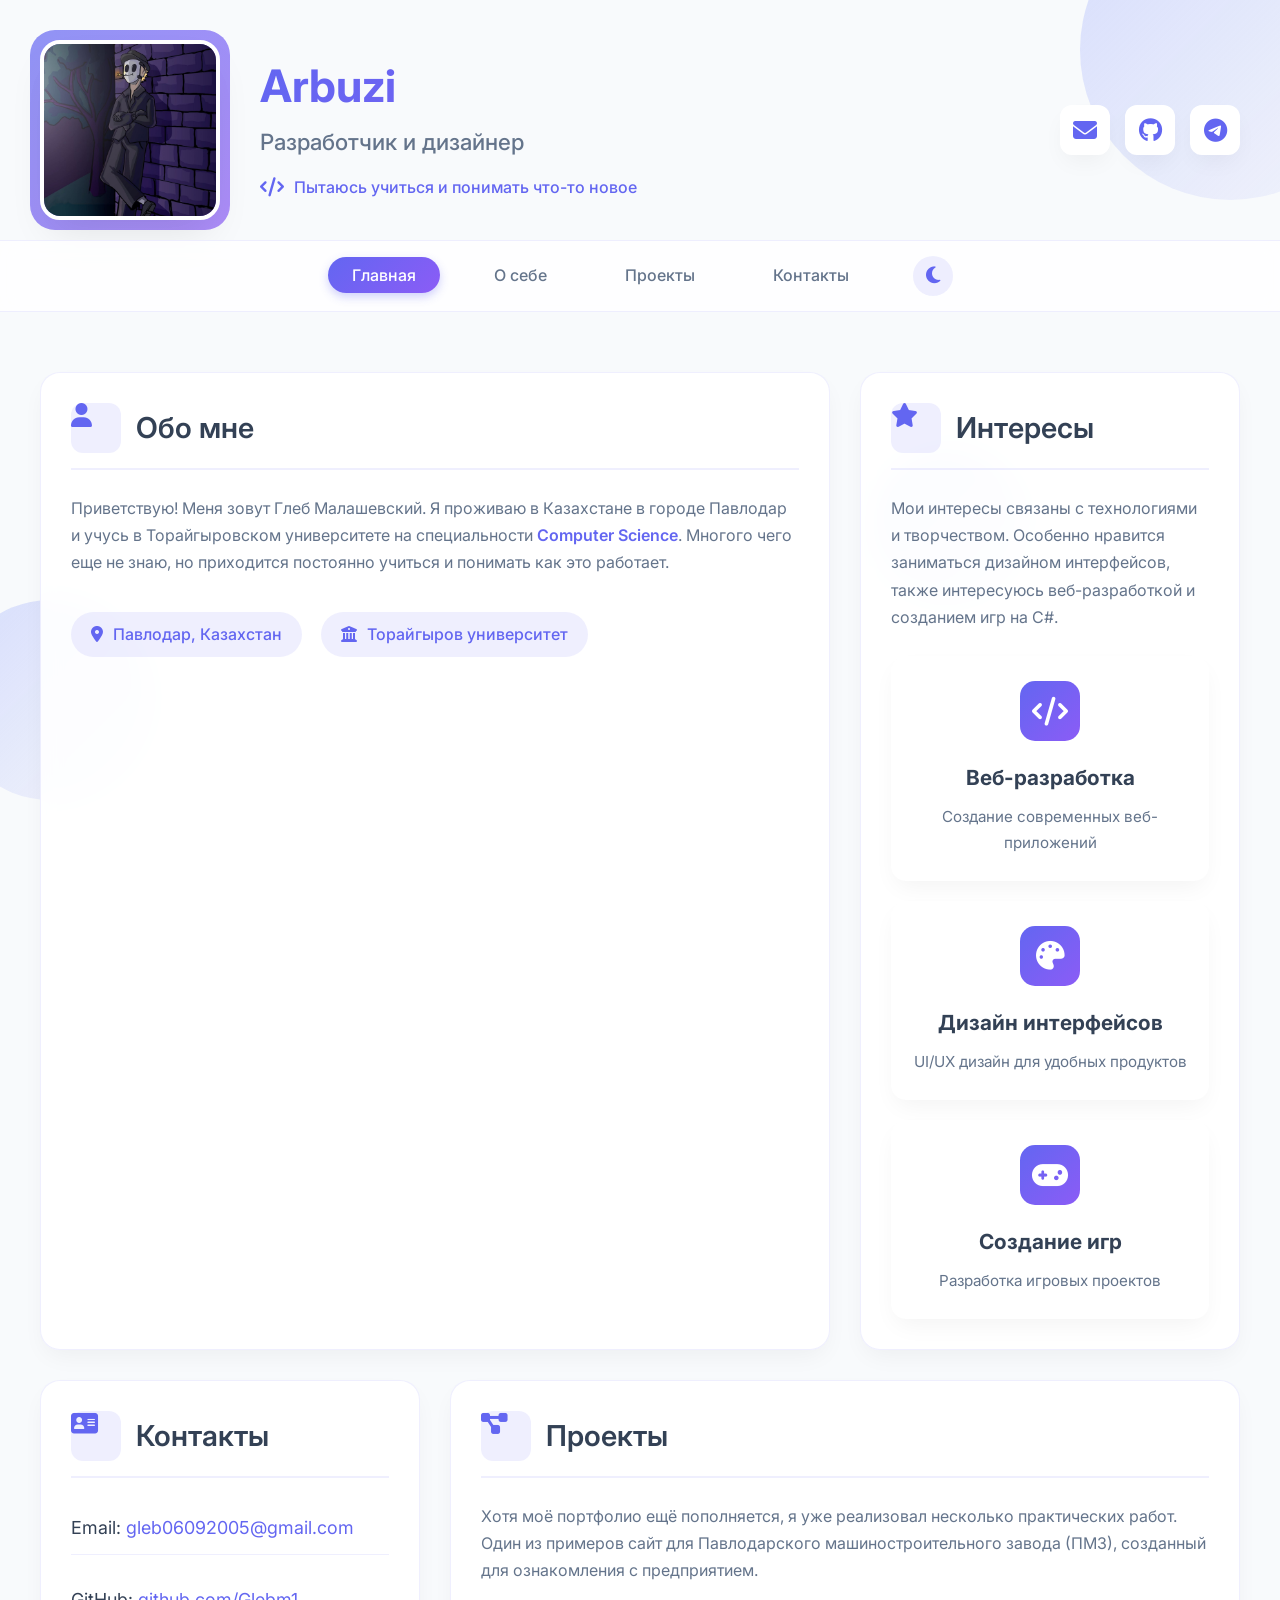
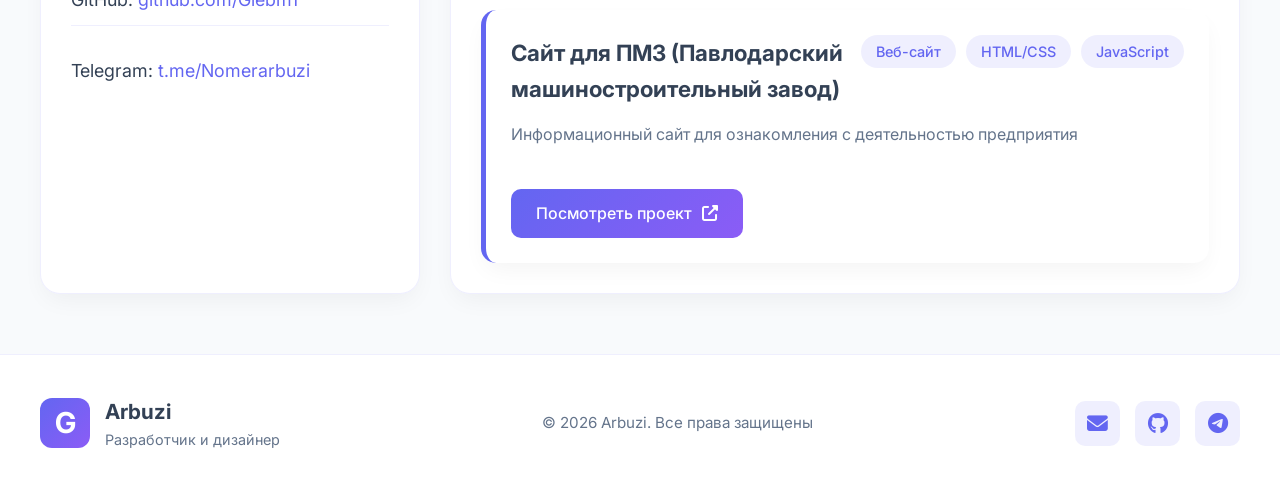
<file: index.html>
<!DOCTYPE html>
<html lang="ru">
<head>
    <meta charset="UTF-8">
    <meta name="viewport" content="width=device-width, initial-scale=1.0">
    <title>Глеб Малашевский | Портфолио</title>
    <link rel="stylesheet" href="style.css">
    <link rel="preconnect" href="https://fonts.googleapis.com">
    <link rel="preconnect" href="https://fonts.gstatic.com" crossorigin>
    <link href="https://fonts.googleapis.com/css2?family=Inter:wght@300;400;500;600;700&display=swap" rel="stylesheet">
    <link rel="stylesheet" href="https://cdnjs.cloudflare.com/ajax/libs/font-awesome/6.4.0/css/all.min.css">
</head>
<body>
    <div class="background-shapes">
        <div class="shape shape-1"></div>
        <div class="shape shape-2"></div>
        <div class="shape shape-3"></div>
    </div>

    <header>
        <div class="header-container">
            <div class="avatar-container">
                <div class="avatar-frame">
                    <img src="img/Avatar.png" alt="Фото Глеба" class="avatar">
                </div>
                <div class="avatar-decoration"></div>
            </div>
            <div class="header-text">
                <h1 class="main-title">Arbuzi</h1>
                <p class="subtitle">Разработчик и дизайнер</p>
                <div class="tagline">
                    <i class="fas fa-code"></i>
                    <span>Пытаюсь учиться и понимать что-то новое</span>
                </div>
            </div>
            <div class="header-icons">
                <a href="mailto:gleb06092005@gmail.com" class="icon-link" title="Email">
                    <i class="fas fa-envelope"></i>
                </a>
                <a href="https://github.com/Glebm1" target="_blank" class="icon-link" title="GitHub">
                    <i class="fab fa-github"></i>
                </a>
                <a href="https://t.me/Nomerarbuzi" target="_blank" class="icon-link" title="Telegram">
                    <i class="fab fa-telegram"></i>
                </a>
            </div>
        </div>
    </header>

    <!-- НАВИГАЦИЯ ПОД ШАПКОЙ (ДОБАВЛЕНО) -->
    <nav class="main-nav">
        <div class="nav-container">
            <ul class="nav-links">
                <li><a href="index.html" class="active">Главная</a></li>
                <li><a href="about.html">О себе</a></li>
                <li><a href="projects.html">Проекты</a></li>
                <li><a href="contact.html">Контакты</a></li>
                <li class="theme-toggle-li">
                    <button id="theme-toggle" class="theme-toggle-btn" title="Сменить тему">
                        <i class="fas fa-moon"></i>
                    </button>
                </li>
            </ul>
        </div>
    </nav>

    <main>
        <div class="content-wrapper">
            <div class="grid-container">
                <section class="content-card about-section">
                    <div class="card-header">
                        <i class="fas fa-user card-icon"></i>
                        <h2>Обо мне</h2>
                    </div>
                    <p>
                        Приветствую! Меня зовут Глеб Малашевский. Я проживаю в Казахстане в городе Павлодар и учусь
                        в Торайгыровском университете на специальности
                        <strong>Computer Science</strong>.
                        Многого чего еще не знаю, но приходится постоянно учиться и понимать как это работает.
                    </p>
                    <div class="info-chip">
                        <i class="fas fa-map-marker-alt"></i>
                        <span>Павлодар, Казахстан</span>
                    </div>
                    <div class="info-chip">
                        <i class="fas fa-university"></i>
                        <span>Торайгыров университет</span>
                    </div>
                </section>

                <section class="content-card skills-section">
                    <div class="card-header">
                        <i class="fas fa-star card-icon"></i>
                        <h2>Интересы</h2>
                    </div>
                    <p class="section-intro">Мои интересы связаны с технологиями и творчеством. Особенно нравится заниматься дизайном интерфейсов, также интересуюсь веб-разработкой и созданием игр на C#.</p>
                    <div class="skills-grid">
                        <div class="skill-item">
                            <div class="skill-icon">
                                <i class="fas fa-code"></i>
                            </div>
                            <h3>Веб-разработка</h3>
                            <p>Создание современных веб-приложений</p>
                        </div>
                        <div class="skill-item">
                            <div class="skill-icon">
                                <i class="fas fa-palette"></i>
                            </div>
                            <h3>Дизайн интерфейсов</h3>
                            <p>UI/UX дизайн для удобных продуктов</p>
                        </div>
                        <div class="skill-item">
                            <div class="skill-icon">
                                <i class="fas fa-gamepad"></i>
                            </div>
                            <h3>Создание игр</h3>
                            <p>Разработка игровых проектов</p>
                        </div>
                    </div>
                </section>

                <section class="content-card contact-section">
                    <div class="card-header">
                        <i class="fas fa-address-card card-icon"></i>
                        <h2>Контакты</h2>
                    </div>
                    <div class="contacts">
                        <p>Email: <a href="mailto:gleb06092005@gmail.com">gleb06092005@gmail.com</a></p>
                        <p>GitHub: <a href="https://github.com/Glebm1" target="_blank">github.com/Glebm1</a></p>
                        <p>Telegram: <a href="https://t.me/Nomerarbuzi" target="_blank">t.me/Nomerarbuzi</a></p>
                    </div>
                </section>

                <section class="content-card project-section">
                    <div class="card-header">
                        <i class="fas fa-project-diagram card-icon"></i>
                        <h2>Проекты</h2>
                    </div>
                    <p class="section-intro">Хотя моё портфолио ещё пополняется, я уже реализовал несколько практических работ. Один из примеров сайт для Павлодарского машиностроительного завода (ПМЗ), созданный для ознакомления с предприятием.</p>
                    <div class="project-card">
                        <div class="project-header">
                            <h3>Сайт для ПМЗ (Павлодарский машиностроительный завод)</h3>
                            <div class="project-tags">
                                <span class="project-tag">Веб-сайт</span>
                                <span class="project-tag">HTML/CSS</span>
                                <span class="project-tag">JavaScript</span>
                            </div>
                        </div>
                        <p>Информационный сайт для ознакомления с деятельностью предприятия</p>
                        <a href="https://glebm1.github.io/ergmash.kz/" target="_blank" class="project-link">
                            <span>Посмотреть проект</span>
                            <i class="fas fa-external-link-alt"></i>
                        </a>
                    </div>
                </section>
            </div>
        </div>
    </main>

    <footer>
        <div class="footer-content">
            <div class="footer-logo">
                <div class="logo-icon">G</div>
                <div class="logo-text">
                    <span class="logo-name">Arbuzi</span>
                    <span class="logo-tagline">Разработчик и дизайнер</span>
                </div>
            </div>
            <p class="copyright">© 2026 Arbuzi. Все права защищены</p>
            <div class="footer-links">
                <a href="mailto:gleb06092005@gmail.com">
                    <i class="fas fa-envelope"></i>
                </a>
                <a href="https://github.com/Glebm1" target="_blank">
                    <i class="fab fa-github"></i>
                </a>
                <a href="https://t.me/Nomerarbuzi" target="_blank">
                    <i class="fab fa-telegram"></i>
                </a>
            </div>
        </div>
    </footer>
    <script src="script.js"></script>
</body>
</html>
</file>
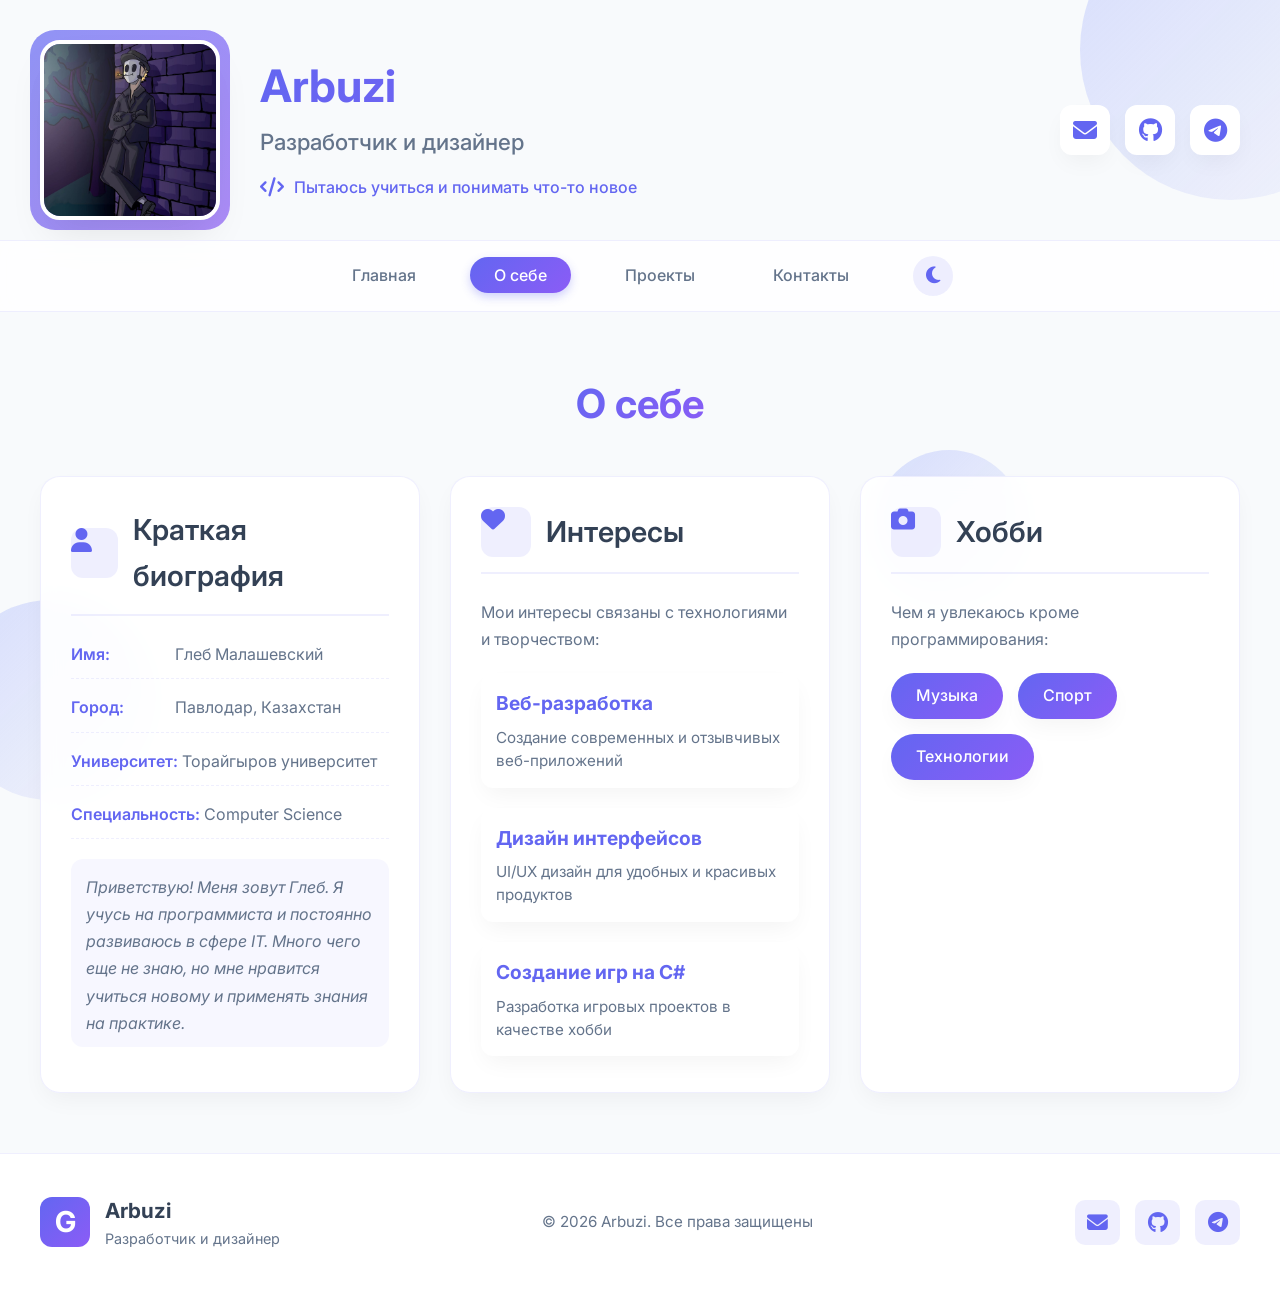
<file: about.html>
<!DOCTYPE html>
<html lang="ru">
<head>
    <meta charset="UTF-8">
    <meta name="viewport" content="width=device-width, initial-scale=1.0">
    <title>О себе | Глеб Малашевский</title>
    <link rel="stylesheet" href="style.css">
    <link rel="preconnect" href="https://fonts.googleapis.com">
    <link rel="preconnect" href="https://fonts.gstatic.com" crossorigin>
    <link href="https://fonts.googleapis.com/css2?family=Inter:wght@300;400;500;600;700&display=swap" rel="stylesheet">
    <link rel="stylesheet" href="https://cdnjs.cloudflare.com/ajax/libs/font-awesome/6.4.0/css/all.min.css">
</head>
<body>
    <div class="background-shapes">
        <div class="shape shape-1"></div>
        <div class="shape shape-2"></div>
        <div class="shape shape-3"></div>
    </div>

    <header>
        <div class="header-container">
            <div class="avatar-container">
                <div class="avatar-frame">
                    <img src="img/Avatar.png" alt="Фото Глеба" class="avatar">
                </div>
                <div class="avatar-decoration"></div>
            </div>
            <div class="header-text">
                <h1 class="main-title">Arbuzi</h1>
                <p class="subtitle">Разработчик и дизайнер</p>
                <div class="tagline">
                    <i class="fas fa-code"></i>
                    <span>Пытаюсь учиться и понимать что-то новое</span>
                </div>
            </div>
            <div class="header-icons">
                <a href="mailto:gleb06092005@gmail.com" class="icon-link" title="Email">
                    <i class="fas fa-envelope"></i>
                </a>
                <a href="https://github.com/Glebm1" target="_blank" class="icon-link" title="GitHub">
                    <i class="fab fa-github"></i>
                </a>
                <a href="https://t.me/Nomerarbuzi" target="_blank" class="icon-link" title="Telegram">
                    <i class="fab fa-telegram"></i>
                </a>
            </div>
        </div>
    </header>

    <!-- Навигация -->
    <nav class="main-nav">
        <div class="nav-container">
            <ul class="nav-links">
                <li><a href="index.html">Главная</a></li>
                <li><a href="about.html" class="active">О себе</a></li>
                <li><a href="projects.html">Проекты</a></li>
                <li><a href="contact.html">Контакты</a></li>
                <li class="theme-toggle-li">
                    <button id="theme-toggle" class="theme-toggle-btn" title="Сменить тему">
                        <i class="fas fa-moon"></i>
                    </button>
                </li>
            </ul>
        </div>
    </nav>

    <main>
        <div class="content-wrapper">
            <div class="page-header">
                <h2 class="page-title">О себе</h2>
            </div>
            
            <div class="about-grid">
                <!-- Краткая биография -->
                <section class="content-card about-bio">
                    <div class="card-header">
                        <i class="fas fa-user card-icon"></i>
                        <h2>Краткая биография</h2>
                    </div>
                    <div class="bio-content">
                        <p>
                            <strong>Имя:</strong> Глеб Малашевский
                        </p>
                        <p>
                            <strong>Город:</strong> Павлодар, Казахстан
                        </p>
                        <p>
                            <strong>Университет:</strong> Торайгыров университет
                        </p>
                        <p>
                            <strong>Специальность:</strong> Computer Science
                        </p>
                        <p class="bio-description">
                            Приветствую! Меня зовут Глеб. Я учусь на программиста и постоянно развиваюсь в сфере IT. 
                            Много чего еще не знаю, но мне нравится учиться новому и применять знания на практике.
                        </p>
                    </div>
                </section>

                <!-- Интересы (без иконок) -->
                <section class="content-card about-interests">
                    <div class="card-header">
                        <i class="fas fa-heart card-icon"></i>
                        <h2>Интересы</h2>
                    </div>
                    <p class="section-intro">Мои интересы связаны с технологиями и творчеством:</p>
                    <div class="interests-simple">
                        <div class="interest-simple-item">
                            <h3>Веб-разработка</h3>
                            <p>Создание современных и отзывчивых веб-приложений</p>
                        </div>
                        
                        <div class="interest-simple-item">
                            <h3>Дизайн интерфейсов</h3>
                            <p>UI/UX дизайн для удобных и красивых продуктов</p>
                        </div>
                        
                        <div class="interest-simple-item">
                            <h3>Создание игр на C#</h3>
                            <p>Разработка игровых проектов в качестве хобби</p>
                        </div>
                    </div>
                </section>

                <!-- Хобби (без иконок, только музыка, спорт, технологии) -->
                <section class="content-card about-hobbies">
                    <div class="card-header">
                        <i class="fas fa-camera card-icon"></i>
                        <h2>Хобби</h2>
                    </div>
                    <p class="section-intro">Чем я увлекаюсь кроме программирования:</p>
                    <div class="hobbies-simple">
                        <div class="hobby-simple-item">Музыка</div>
                        <div class="hobby-simple-item">Спорт</div>
                        <div class="hobby-simple-item">Технологии</div>
                    </div>
                </section>
            </div>
        </div>
    </main>

    <footer>
        <div class="footer-content">
            <div class="footer-logo">
                <div class="logo-icon">G</div>
                <div class="logo-text">
                    <span class="logo-name">Arbuzi</span>
                    <span class="logo-tagline">Разработчик и дизайнер</span>
                </div>
            </div>
            <p class="copyright">© 2026 Arbuzi. Все права защищены</p>
            <div class="footer-links">
                <a href="mailto:gleb06092005@gmail.com">
                    <i class="fas fa-envelope"></i>
                </a>
                <a href="https://github.com/Glebm1" target="_blank">
                    <i class="fab fa-github"></i>
                </a>
                <a href="https://t.me/Nomerarbuzi" target="_blank">
                    <i class="fab fa-telegram"></i>
                </a>
            </div>
        </div>
    </footer>
    
    <script src="script.js"></script>
</body>
</html>
</file>
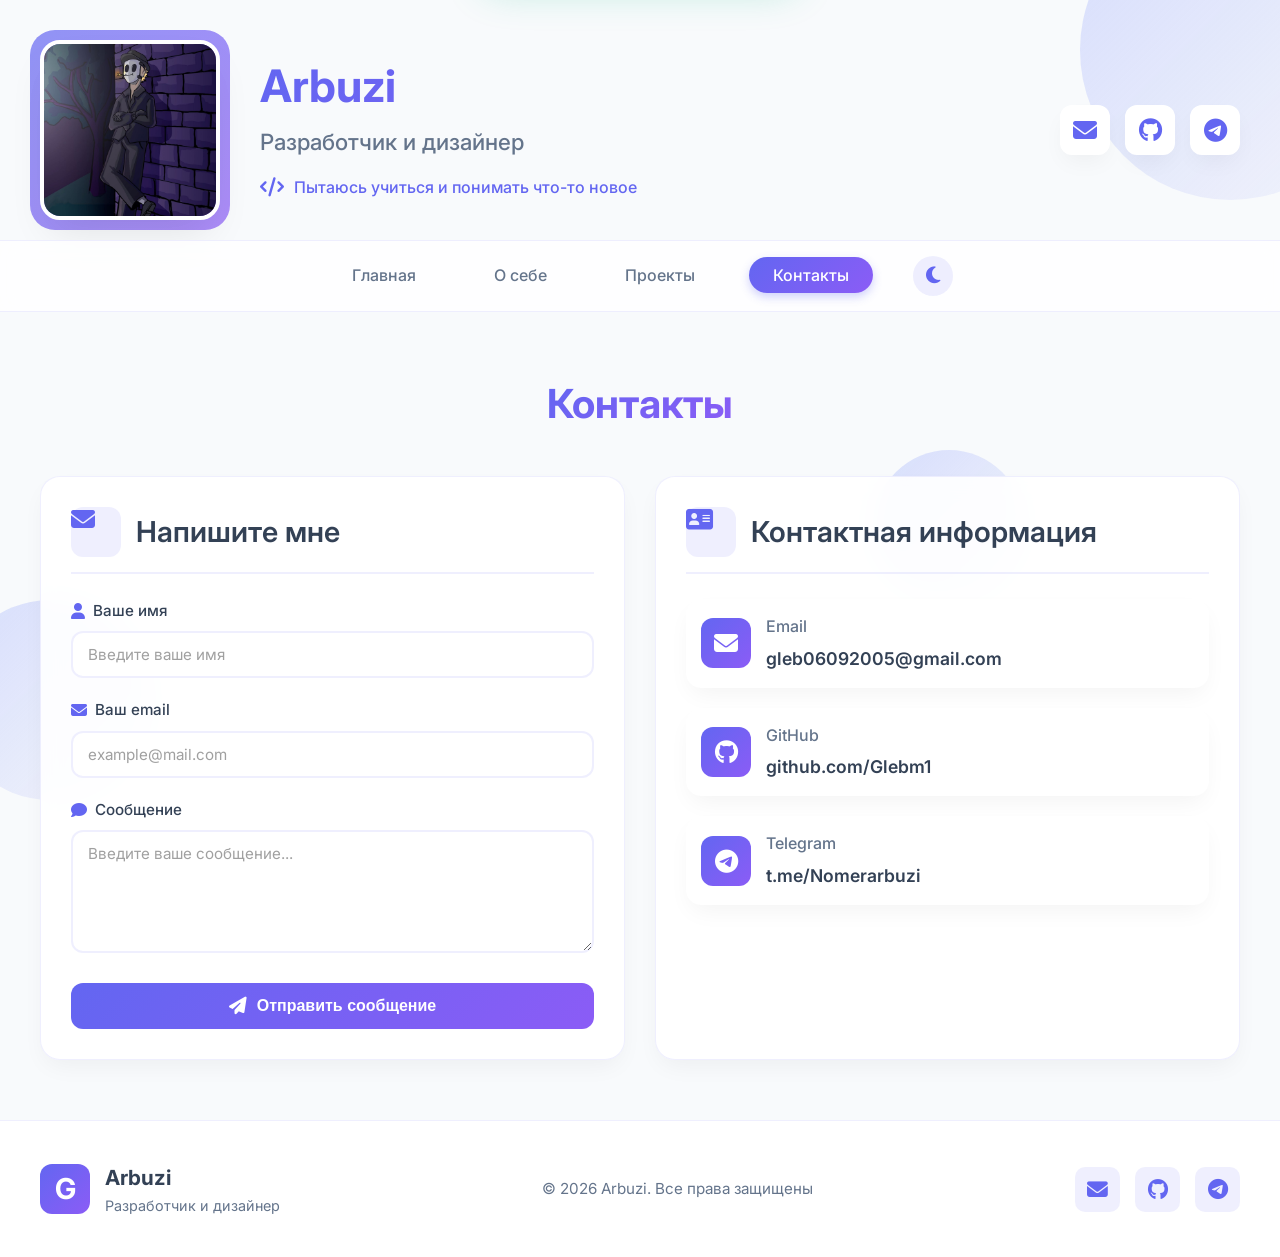
<file: contact.html>
<!DOCTYPE html>
<html lang="ru">
<head>
    <meta charset="UTF-8">
    <meta name="viewport" content="width=device-width, initial-scale=1.0">
    <title>Контакты | Глеб Малашевский</title>
    <link rel="stylesheet" href="style.css">
    <link rel="preconnect" href="https://fonts.googleapis.com">
    <link rel="preconnect" href="https://fonts.gstatic.com" crossorigin>
    <link href="https://fonts.googleapis.com/css2?family=Inter:wght@300;400;500;600;700&display=swap" rel="stylesheet">
    <link rel="stylesheet" href="https://cdnjs.cloudflare.com/ajax/libs/font-awesome/6.4.0/css/all.min.css">
</head>
<body>
    <div class="background-shapes">
        <div class="shape shape-1"></div>
        <div class="shape shape-2"></div>
        <div class="shape shape-3"></div>
    </div>

    <header>
        <div class="header-container">
            <div class="avatar-container">
                <div class="avatar-frame">
                    <img src="img/Avatar.png" alt="Фото Глеба" class="avatar">
                </div>
                <div class="avatar-decoration"></div>
            </div>
            <div class="header-text">
                <h1 class="main-title">Arbuzi</h1>
                <p class="subtitle">Разработчик и дизайнер</p>
                <div class="tagline">
                    <i class="fas fa-code"></i>
                    <span>Пытаюсь учиться и понимать что-то новое</span>
                </div>
            </div>
            <div class="header-icons">
                <a href="mailto:gleb06092005@gmail.com" class="icon-link" title="Email">
                    <i class="fas fa-envelope"></i>
                </a>
                <a href="https://github.com/Glebm1" target="_blank" class="icon-link" title="GitHub">
                    <i class="fab fa-github"></i>
                </a>
                <a href="https://t.me/Nomerarbuzi" target="_blank" class="icon-link" title="Telegram">
                    <i class="fab fa-telegram"></i>
                </a>
            </div>
        </div>
    </header>

    <!-- Навигация -->
    <nav class="main-nav">
        <div class="nav-container">
            <ul class="nav-links">
                <li><a href="index.html">Главная</a></li>
                <li><a href="about.html">О себе</a></li>
                <li><a href="projects.html">Проекты</a></li>
                <li><a href="contact.html" class="active">Контакты</a></li>
                <li class="theme-toggle-li">
                    <button id="theme-toggle" class="theme-toggle-btn" title="Сменить тему">
                        <i class="fas fa-moon"></i>
                    </button>
                </li>
            </ul>
        </div>
    </nav>

    <main>
        <div class="content-wrapper">
            <div class="page-header">
                <h2 class="page-title">Контакты</h2>
            </div>
            
            <div class="contact-grid">
                <!-- Форма обратной связи -->
                <section class="content-card contact-form-card">
                    <div class="card-header">
                        <i class="fas fa-envelope card-icon"></i>
                        <h2>Напишите мне</h2>
                    </div>
                    
                    <form id="contact-form" class="contact-form">
                        <div class="form-group">
                            <label for="name">
                                <i class="fas fa-user"></i>
                                Ваше имя
                            </label>
                            <input type="text" id="name" name="name" placeholder="Введите ваше имя" required>
                        </div>
                        
                        <div class="form-group">
                            <label for="email">
                                <i class="fas fa-envelope"></i>
                                Ваш email
                            </label>
                            <input type="email" id="email" name="email" placeholder="example@mail.com" required>
                        </div>
                        
                        <div class="form-group">
                            <label for="message">
                                <i class="fas fa-comment"></i>
                                Сообщение
                            </label>
                            <textarea id="message" name="message" rows="5" placeholder="Введите ваше сообщение..." required></textarea>
                        </div>
                        
                        <button type="submit" class="submit-btn">
                            <i class="fas fa-paper-plane"></i>
                            Отправить сообщение
                        </button>
                    </form>
                </section>

                <!-- Контактная информация -->
                <section class="content-card contact-info-card">
                    <div class="card-header">
                        <i class="fas fa-address-card card-icon"></i>
                        <h2>Контактная информация</h2>
                    </div>
                    
                    <div class="contact-info">
                        <div class="contact-item">
                            <div class="contact-icon">
                                <i class="fas fa-envelope"></i>
                            </div>
                            <div class="contact-details">
                                <h3>Email</h3>
                                <a href="mailto:gleb06092005@gmail.com">gleb06092005@gmail.com</a>
                            </div>
                        </div>
                        
                        <div class="contact-item">
                            <div class="contact-icon">
                                <i class="fab fa-github"></i>
                            </div>
                            <div class="contact-details">
                                <h3>GitHub</h3>
                                <a href="https://github.com/Glebm1" target="_blank">github.com/Glebm1</a>
                            </div>
                        </div>
                        
                        <div class="contact-item">
                            <div class="contact-icon">
                                <i class="fab fa-telegram"></i>
                            </div>
                            <div class="contact-details">
                                <h3>Telegram</h3>
                                <a href="https://t.me/Nomerarbuzi" target="_blank">t.me/Nomerarbuzi</a>
                            </div>
                        </div>
                    </div>
                </section>
            </div>
        </div>
    </main>

    <footer>
        <div class="footer-content">
            <div class="footer-logo">
                <div class="logo-icon">G</div>
                <div class="logo-text">
                    <span class="logo-name">Arbuzi</span>
                    <span class="logo-tagline">Разработчик и дизайнер</span>
                </div>
            </div>
            <p class="copyright">© 2026 Arbuzi. Все права защищены</p>
            <div class="footer-links">
                <a href="mailto:gleb06092005@gmail.com">
                    <i class="fas fa-envelope"></i>
                </a>
                <a href="https://github.com/Glebm1" target="_blank">
                    <i class="fab fa-github"></i>
                </a>
                <a href="https://t.me/Nomerarbuzi" target="_blank">
                    <i class="fab fa-telegram"></i>
                </a>
            </div>
        </div>
    </footer>
    
    <script src="script.js"></script>
</body>
<!-- Success Message -->
<div id="success-message" class="success-message">
    <i class="fas fa-check-circle"></i>
    <span>Ваше сообщение отправлено!</span>
</div>

<script>
    // Обработка отправки формы обратной связи
    document.addEventListener('DOMContentLoaded', function() {
        const contactForm = document.getElementById('contact-form');
        
        if (contactForm) {
            contactForm.addEventListener('submit', async function(event) {
                event.preventDefault();
                
                // Получаем данные формы
                const formData = new FormData(contactForm);
                
                // Добавляем ключ доступа Web3Forms
                formData.append('access_key', 'b2b2f75e-8698-4fd6-822d-8b78adea8086');
                
                // Добавляем email получателя (куда придет письмо)
                formData.append('to', 'gleb06092005@gmail.com');
                
                // Настраиваем отправителя
                formData.append('from_name', 'Arbuzi Portfolio');
                
                // Создаем и показываем сообщение об отправке
                const submitBtn = contactForm.querySelector('.submit-btn');
                const originalText = submitBtn.innerHTML;
                submitBtn.innerHTML = '<i class="fas fa-spinner fa-spin"></i> Отправка...';
                submitBtn.disabled = true;
                
                try {
                    // Отправляем данные на Web3Forms
                    const response = await fetch('https://api.web3forms.com/submit', {
                        method: 'POST',
                        body: formData
                    });
                    
                    const result = await response.json();
                    
                    if (result.success) {
                        // Показываем сообщение об успехе
                        showSuccessMessage();
                        
                        // Очищаем форму
                        contactForm.reset();
                    } else {
                        alert('Ошибка при отправке. Пожалуйста, попробуйте еще раз.');
                    }
                } catch (error) {
                    console.error('Error:', error);
                    alert('Произошла ошибка. Проверьте подключение к интернету и попробуйте снова.');
                } finally {
                    // Возвращаем кнопку в исходное состояние
                    submitBtn.innerHTML = originalText;
                    submitBtn.disabled = false;
                }
            });
        }
        
        // Функция показа сообщения об успехе
        function showSuccessMessage() {
            const successMsg = document.getElementById('success-message');
            if (successMsg) {
                successMsg.classList.add('show');
                
                setTimeout(() => {
                    successMsg.classList.remove('show');
                }, 3000);
            }
        }
    });
</script>
</html>
</file>
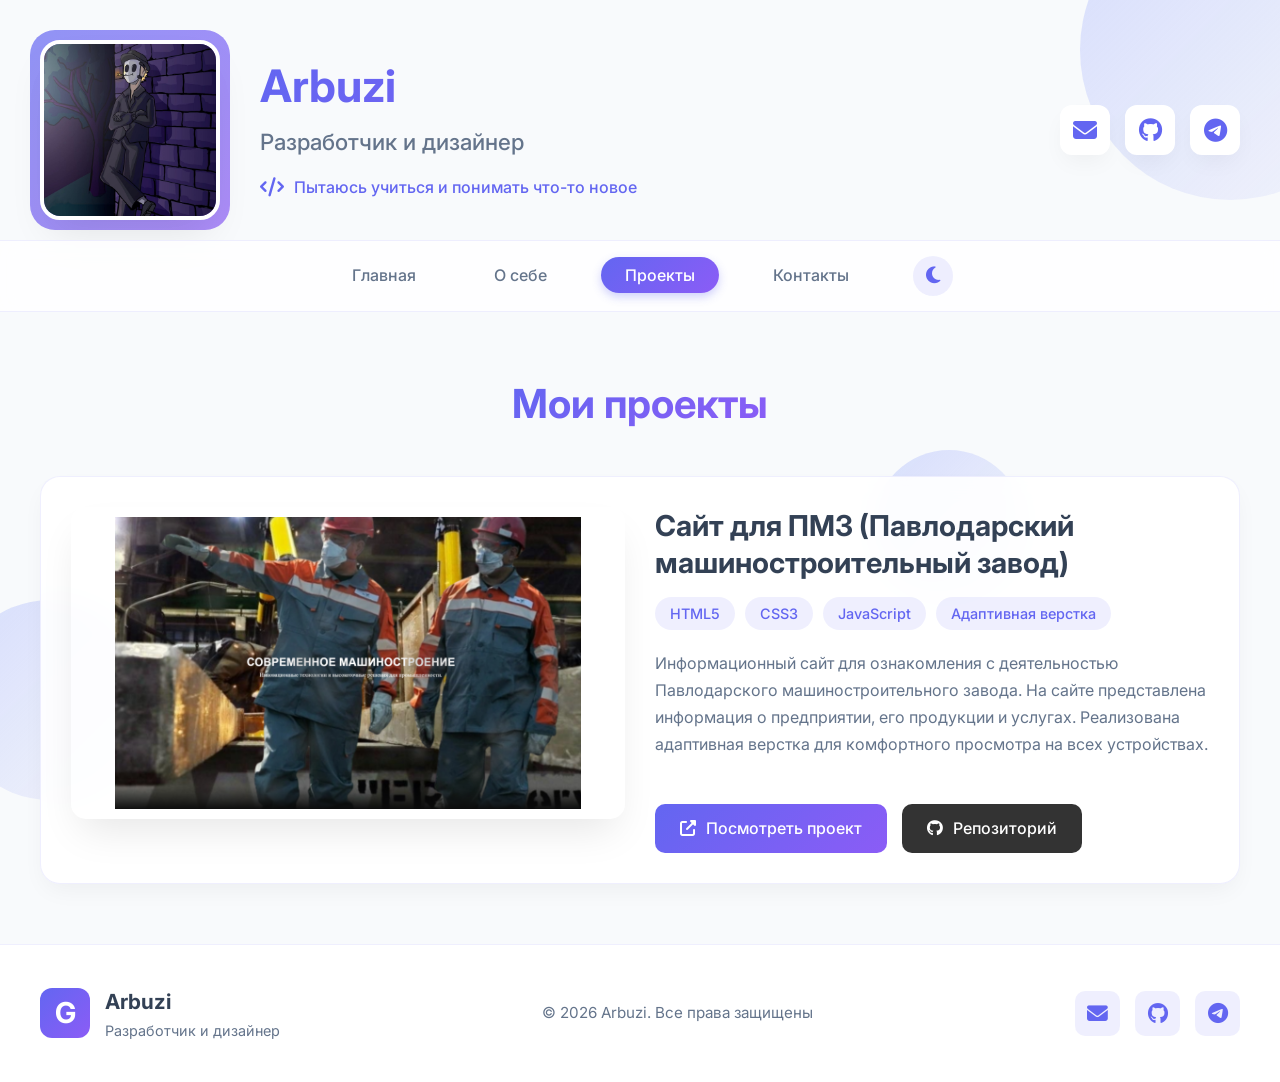
<file: projects.html>
<!DOCTYPE html>
<html lang="ru">
<head>
    <meta charset="UTF-8">
    <meta name="viewport" content="width=device-width, initial-scale=1.0">
    <title>Проекты | Глеб Малашевский</title>
    <link rel="stylesheet" href="style.css">
    <link rel="preconnect" href="https://fonts.googleapis.com">
    <link rel="preconnect" href="https://fonts.gstatic.com" crossorigin>
    <link href="https://fonts.googleapis.com/css2?family=Inter:wght@300;400;500;600;700&display=swap" rel="stylesheet">
    <link rel="stylesheet" href="https://cdnjs.cloudflare.com/ajax/libs/font-awesome/6.4.0/css/all.min.css">
</head>
<body>
    <div class="background-shapes">
        <div class="shape shape-1"></div>
        <div class="shape shape-2"></div>
        <div class="shape shape-3"></div>
    </div>

    <header>
        <div class="header-container">
            <div class="avatar-container">
                <div class="avatar-frame">
                    <img src="img/Avatar.png" alt="Фото Глеба" class="avatar">
                </div>
                <div class="avatar-decoration"></div>
            </div>
            <div class="header-text">
                <h1 class="main-title">Arbuzi</h1>
                <p class="subtitle">Разработчик и дизайнер</p>
                <div class="tagline">
                    <i class="fas fa-code"></i>
                    <span>Пытаюсь учиться и понимать что-то новое</span>
                </div>
            </div>
            <div class="header-icons">
                <a href="mailto:gleb06092005@gmail.com" class="icon-link" title="Email">
                    <i class="fas fa-envelope"></i>
                </a>
                <a href="https://github.com/Glebm1" target="_blank" class="icon-link" title="GitHub">
                    <i class="fab fa-github"></i>
                </a>
                <a href="https://t.me/Nomerarbuzi" target="_blank" class="icon-link" title="Telegram">
                    <i class="fab fa-telegram"></i>
                </a>
            </div>
        </div>
    </header>

    <!-- Навигация -->
    <nav class="main-nav">
        <div class="nav-container">
            <ul class="nav-links">
                <li><a href="index.html">Главная</a></li>
                <li><a href="about.html">О себе</a></li>
                <li><a href="projects.html" class="active">Проекты</a></li>
                <li><a href="contact.html">Контакты</a></li>
                <li class="theme-toggle-li">
                    <button id="theme-toggle" class="theme-toggle-btn" title="Сменить тему">
                        <i class="fas fa-moon"></i>
                    </button>
                </li>
            </ul>
        </div>
    </nav>

    <main>
        <div class="content-wrapper">
            <div class="page-header">
                <h2 class="page-title">Мои проекты</h2>
            </div>
            
            <!-- Список проектов -->
            <section class="projects-section">
                <div class="projects-grid">
                    <!-- Проект: Сайт для ПМЗ -->
                    <div class="project-card-full">
                        <div class="project-image">
                            <img src="img/Primer.png" alt="Скриншот сайта ПМЗ">
                        </div>
                        <div class="project-info">
                            <h3 class="project-title">Сайт для ПМЗ (Павлодарский машиностроительный завод)</h3>
                            <div class="project-tags">
                                <span class="project-tag">HTML5</span>
                                <span class="project-tag">CSS3</span>
                                <span class="project-tag">JavaScript</span>
                                <span class="project-tag">Адаптивная верстка</span>
                            </div>
                            <p class="project-description">
                                Информационный сайт для ознакомления с деятельностью Павлодарского машиностроительного завода. 
                                На сайте представлена информация о предприятии, его продукции и услугах. Реализована адаптивная верстка 
                                для комфортного просмотра на всех устройствах.
                            </p>
                            <div class="project-links">
                                <a href="https://glebm1.github.io/ergmash.kz/" target="_blank" class="project-link">
                                    <i class="fas fa-external-link-alt"></i>
                                    <span>Посмотреть проект</span>
                                </a>
                                <a href="https://github.com/Glebm1/ergmash.kz" target="_blank" class="project-link github-link">
                                    <i class="fab fa-github"></i>
                                    <span>Репозиторий</span>
                                </a>
                            </div>
                        </div>
                    </div>
                </div>
            </section>
        </div>
    </main>

    <footer>
        <div class="footer-content">
            <div class="footer-logo">
                <div class="logo-icon">G</div>
                <div class="logo-text">
                    <span class="logo-name">Arbuzi</span>
                    <span class="logo-tagline">Разработчик и дизайнер</span>
                </div>
            </div>
            <p class="copyright">© 2026 Arbuzi. Все права защищены</p>
            <div class="footer-links">
                <a href="mailto:gleb06092005@gmail.com">
                    <i class="fas fa-envelope"></i>
                </a>
                <a href="https://github.com/Glebm1" target="_blank">
                    <i class="fab fa-github"></i>
                </a>
                <a href="https://t.me/Nomerarbuzi" target="_blank">
                    <i class="fab fa-telegram"></i>
                </a>
            </div>
        </div>
    </footer>
    
    <script src="script.js"></script>
</body>
</html>
</file>
<file: style.css>
* {
    margin: 0;
    padding: 0;
    box-sizing: border-box;
}

:root {
    --primary-color: #6366f1;
    --primary-dark: #4f46e5;
    --primary-light: #a5b4fc;
    --secondary-color: #f59e0b;
    --bg-color: #f8fafc;
    --card-bg: rgba(255, 255, 255, 0.9);
    --text-color: #334155;
    --text-light: #64748b;
    --border-color: rgba(99, 102, 241, 0.1);
    --shadow-light: 0 10px 25px -5px rgba(0, 0, 0, 0.05);
    --shadow-medium: 0 20px 40px -10px rgba(0, 0, 0, 0.1);
    --shadow-dark: 0 25px 50px -12px rgba(0, 0, 0, 0.15);
    --gradient-primary: linear-gradient(135deg, #6366f1, #8b5cf6);
    --gradient-secondary: linear-gradient(135deg, #f59e0b, #f97316);
}

body {
    font-family: 'Inter', 'Segoe UI', sans-serif;
    background: var(--bg-color);
    color: var(--text-color);
    line-height: 1.6;
    min-height: 100vh;
    overflow-x: hidden;
}

body {
    font-family: 'Inter', 'Segoe UI', sans-serif;
    background: var(--bg-color);
    color: var(--text-color);
    line-height: 1.6;
    min-height: 100vh;
    overflow-x: hidden;
    display: flex;
    flex-direction: column;
}

main {
    flex: 1;
    padding: 60px 20px;
    display: flex;
    justify-content: center;
}

.background-shapes {
    position: fixed;
    top: 0;
    left: 0;
    width: 100%;
    height: 100%;
    z-index: -1;
    overflow: hidden;
}

.shape {
    position: absolute;
    border-radius: 50%;
    background: linear-gradient(135deg, var(--primary-light), rgba(99, 102, 241, 0.1));
    opacity: 0.4;
}

.shape-1 {
    width: 300px;
    height: 300px;
    top: -100px;
    right: -100px;
}

.shape-2 {
    width: 200px;
    height: 200px;
    bottom: 100px;
    left: -50px;
}

.shape-3 {
    width: 150px;
    height: 150px;
    top: 50%;
    right: 20%;
}

/* Header */
header {
    padding: 40px 20px 20px;
    display: flex;
    justify-content: center;
    align-items: center;
    background: transparent;
    border-bottom: none;
}

.header-container {
    max-width: 1200px;
    width: 100%;
    display: flex;
    align-items: center;
    justify-content: space-between;
    gap: 40px;
}

.avatar-container {
    position: relative;
    flex-shrink: 0;
}

.avatar-frame {
    width: 180px;
    height: 180px;
    border-radius: 20px;
    overflow: hidden;
    border: 4px solid white;
    box-shadow: var(--shadow-medium);
    position: relative;
    z-index: 2;
}

.avatar {
    width: 100%;
    height: 100%;
    object-fit: cover;
}

.avatar-decoration {
    position: absolute;
    top: -10px;
    left: -10px;
    width: 200px;
    height: 200px;
    border-radius: 25px;
    background: var(--gradient-primary);
    z-index: 1;
    opacity: 0.7;
}

.header-text {
    flex: 1;
}

.main-title {
    font-size: 2.8rem;
    margin-bottom: 10px;
    font-weight: 700;
    background: var(--gradient-primary);
    -webkit-background-clip: text;
    background-clip: text;
    color: transparent;
    line-height: 1.2;
}

.subtitle {
    font-size: 1.4rem;
    color: var(--text-light);
    margin-bottom: 15px;
    font-weight: 500;
}

.tagline {
    display: flex;
    align-items: center;
    gap: 10px;
    color: var(--primary-color);
    font-weight: 500;
}

.tagline i {
    font-size: 1.2rem;
}

.header-icons {
    display: flex;
    gap: 15px;
}

.icon-link {
    display: flex;
    align-items: center;
    justify-content: center;
    width: 50px;
    height: 50px;
    border-radius: 12px;
    background: white;
    color: var(--primary-color);
    font-size: 1.5rem;
    text-decoration: none;
    box-shadow: var(--shadow-light);
    transition: all 0.3s ease;
}

.icon-link:hover {
    background: var(--primary-color);
    color: white;
    transform: translateY(-5px);
    box-shadow: var(--shadow-medium);
}

/* ===== НАВИГАЦИЯ ПОД ШАПКОЙ ===== */
.main-nav {
    width: 100%;
    background: rgba(255, 255, 255, 0.8);
    backdrop-filter: blur(10px);
    border-bottom: 1px solid var(--border-color);
    border-top: 1px solid var(--border-color);
    margin-top: 0;
    padding: 0;
    position: sticky;
    top: 0;
    z-index: 100;
}

.nav-container {
    max-width: 1200px;
    margin: 0 auto;
    padding: 0 20px;
}

.nav-links {
    display: flex;
    justify-content: center;
    align-items: center;
    gap: 30px;
    list-style: none;
    padding: 15px 0;
    margin: 0;
    flex-wrap: wrap;
}

.nav-links a {
    color: var(--text-light);
    text-decoration: none;
    font-weight: 500;
    padding: 8px 24px;
    border-radius: 30px;
    transition: all 0.3s ease;
    font-size: 1rem;
    position: relative;
}

.nav-links a:hover {
    color: var(--primary-color);
    background: rgba(99, 102, 241, 0.1);
}

.nav-links a.active {
    color: white;
    background: var(--gradient-primary);
    box-shadow: 0 4px 10px rgba(99, 102, 241, 0.3);
}

/* Кнопка темы в навигации */
.theme-toggle-li {
    list-style: none;
    margin-left: 10px;
}

.theme-toggle-btn {
    background: none;
    border: none;
    width: 40px;
    height: 40px;
    border-radius: 50%;
    background: rgba(99, 102, 241, 0.1);
    color: var(--primary-color);
    font-size: 1.2rem;
    cursor: pointer;
    display: flex;
    align-items: center;
    justify-content: center;
    transition: all 0.3s ease;
}

.theme-toggle-btn:hover {
    background: var(--primary-color);
    color: white;
    transform: rotate(15deg);
}

/* Main Content */
main {
    flex: 1;
    padding: 60px 20px;
    display: flex;
    justify-content: center;
}

.content-wrapper {
    max-width: 1200px;
    width: 100%;
}

.grid-container {
    display: grid;
    grid-template-columns: repeat(auto-fill, minmax(350px, 1fr));
    gap: 30px;
}

.content-card {
    background: var(--card-bg);
    backdrop-filter: blur(10px);
    border-radius: 20px;
    padding: 30px;
    box-shadow: var(--shadow-light);
    border: 1px solid var(--border-color);
    transition: all 0.3s ease;
}

.content-card:hover {
    transform: translateY(-5px);
    box-shadow: var(--shadow-medium);
}

.card-header {
    display: flex;
    align-items: center;
    margin-bottom: 25px;
    padding-bottom: 15px;
    border-bottom: 2px solid var(--border-color);
}

.card-icon {
    font-size: 1.5rem;
    color: var(--primary-color);
    margin-right: 15px;
    background: rgba(99, 102, 241, 0.1);
    width: 50px;
    height: 50px;
    border-radius: 12px;
    display: flex;
    align-items: center;
    justify-content: center;
}

.content-card h2 {
    font-size: 1.8rem;
    color: var(--text-color);
    font-weight: 600;
}

.content-card p {
    color: var(--text-light);
    margin-bottom: 20px;
    line-height: 1.7;
}

.content-card strong {
    color: var(--primary-color);
    font-weight: 600;
}

/* About Section */
.about-section {
    grid-column: span 2;
}

.info-chip {
    display: inline-flex;
    align-items: center;
    gap: 10px;
    background: rgba(99, 102, 241, 0.1);
    color: var(--primary-color);
    padding: 10px 20px;
    border-radius: 50px;
    margin-right: 15px;
    margin-top: 15px;
    font-weight: 500;
}

.info-chip i {
    font-size: 1rem;
}

/* Skills Section */
.skills-grid {
    display: grid;
    grid-template-columns: repeat(auto-fill, minmax(200px, 1fr));
    gap: 20px;
    margin-top: 25px;
}

.skill-item {
    text-align: center;
    padding: 25px 20px;
    border-radius: 15px;
    background: white;
    box-shadow: var(--shadow-light);
    transition: all 0.3s ease;
}

.skill-item:hover {
    transform: translateY(-5px);
    box-shadow: var(--shadow-medium);
}

.skill-icon {
    width: 60px;
    height: 60px;
    border-radius: 15px;
    background: var(--gradient-primary);
    color: white;
    display: flex;
    align-items: center;
    justify-content: center;
    font-size: 1.8rem;
    margin: 0 auto 20px;
}

.skill-item h3 {
    font-size: 1.3rem;
    margin-bottom: 10px;
    color: var(--text-color);
}

.skill-item p {
    font-size: 0.95rem;
    margin-bottom: 0;
    color: var(--text-light);
}

/* Contact Section */
.contacts p {
    padding: 11px 0;
    font-size: 1.12rem;
    color: var(--text-color);
    border-bottom: 1px solid var(--border-color);
    line-height: 1.6;
}

.contacts p:last-child {
    border-bottom: none;
}

.contacts a {
    color: var(--primary-color);
    text-decoration: none;
    transition: color 0.2s ease;
}

.contacts a:hover {
    color: var(--primary-dark);
    text-decoration: underline;
}

/* Project Section */
.project-section {
    grid-column: span 2;
}

.project-card {
    background: white;
    border-radius: 15px;
    padding: 25px;
    margin-top: 25px;
    box-shadow: var(--shadow-light);
    border-left: 5px solid var(--primary-color);
}

.project-header {
    display: flex;
    justify-content: space-between;
    align-items: flex-start;
    margin-bottom: 15px;
    flex-wrap: wrap;
    gap: 15px;
}

.project-header h3 {
    font-size: 1.4rem;
    color: var(--text-color);
    flex: 1;
}

.project-tags {
    display: flex;
    gap: 10px;
    flex-wrap: wrap;
}

.project-tag {
    background: rgba(99, 102, 241, 0.1);
    color: var(--primary-color);
    padding: 5px 15px;
    border-radius: 50px;
    font-size: 0.9rem;
    font-weight: 500;
}

.project-link {
    display: inline-flex;
    align-items: center;
    gap: 10px;
    background: var(--gradient-primary);
    color: white;
    padding: 12px 25px;
    border-radius: 10px;
    text-decoration: none;
    font-weight: 500;
    margin-top: 20px;
    transition: all 0.3s ease;
}

.project-link:hover {
    transform: translateY(-3px);
    box-shadow: var(--shadow-medium);
}

/* Footer */
footer {
    background: white;
    padding: 40px 20px;
    border-top: 1px solid var(--border-color);
}

.footer-content {
    max-width: 1200px;
    margin: 0 auto;
    display: flex;
    justify-content: space-between;
    align-items: center;
    flex-wrap: wrap;
    gap: 30px;
}

.footer-logo {
    display: flex;
    align-items: center;
    gap: 15px;
}

.logo-icon {
    width: 50px;
    height: 50px;
    border-radius: 12px;
    background: var(--gradient-primary);
    color: white;
    display: flex;
    align-items: center;
    justify-content: center;
    font-size: 1.8rem;
    font-weight: 700;
}

.logo-text {
    display: flex;
    flex-direction: column;
}

.logo-name {
    font-size: 1.3rem;
    font-weight: 700;
    color: var(--text-color);
}

.logo-tagline {
    font-size: 0.9rem;
    color: var(--text-light);
}

.copyright {
    color: var(--text-light);
    font-size: 0.95rem;
}

.footer-links {
    display: flex;
    gap: 15px;
}

.footer-links a {
    display: flex;
    align-items: center;
    justify-content: center;
    width: 45px;
    height: 45px;
    border-radius: 10px;
    background: rgba(99, 102, 241, 0.1);
    color: var(--primary-color);
    font-size: 1.3rem;
    text-decoration: none;
    transition: all 0.3s ease;
}

.footer-links a:hover {
    background: var(--primary-color);
    color: white;
    transform: translateY(-3px);
}

/* Адаптивность */
@media (max-width: 1100px) {
    .about-section,
    .project-section {
        grid-column: span 1;
    }
    
    .grid-container {
        grid-template-columns: repeat(auto-fill, minmax(300px, 1fr));
    }
}

@media (max-width: 900px) {
    .header-container {
        flex-direction: column;
        text-align: center;
        gap: 30px;
    }
    
    .header-text {
        text-align: center;
    }
    
    .header-icons {
        justify-content: center;
    }
}

@media (max-width: 768px) {
    .main-title {
        font-size: 2.2rem;
    }
    
    .subtitle {
        font-size: 1.2rem;
    }
    
    .grid-container {
        grid-template-columns: 1fr;
    }
    
    .footer-content {
        flex-direction: column;
        text-align: center;
        gap: 20px;
    }
    
    .footer-logo {
        justify-content: center;
    }
    
    /* Адаптивность навигации */
    .nav-links {
        gap: 15px;
    }
    
    .nav-links a {
        padding: 6px 16px;
        font-size: 0.9rem;
    }
    
    .theme-toggle-li {
        margin-left: 5px;
    }
}

@media (max-width: 480px) {
    header {
        padding: 30px 15px 15px;
    }
    
    main {
        padding: 40px 15px;
    }
    
    .avatar-frame {
        width: 150px;
        height: 150px;
    }
    
    .avatar-decoration {
        width: 170px;
        height: 170px;
    }
    
    .main-title {
        font-size: 1.8rem;
    }
    
    .subtitle {
        font-size: 1.1rem;
    }
    
    .content-card {
        padding: 25px 20px;
    }
    
    .card-header {
        flex-direction: column;
        align-items: flex-start;
        gap: 15px;
    }
    
    .card-icon {
        margin-right: 0;
    }
    
    .skills-grid {
        grid-template-columns: 1fr;
    }
    
    /* Адаптивность навигации для мобильных */
    .nav-links {
        gap: 10px;
    }
    
    .nav-links a {
        padding: 5px 12px;
        font-size: 0.85rem;
    }
    
    .theme-toggle-btn {
        width: 35px;
        height: 35px;
        font-size: 1rem;
    }
}

/* Анимации */
.fade-in {
    opacity: 0;
    transform: translateY(30px);
    transition: opacity 0.6s ease, transform 0.6s ease;
}

.fade-in-visible {
    opacity: 1;
    transform: translateY(0);
}

/* Темная тема (будет активироваться через JS) */
.dark-mode {
    --bg-color: #1a1a1a;
    --card-bg: rgba(30, 30, 30, 0.9);
    --text-color: #f0f0f0;
    --text-light: #a0a0a0;
    --border-color: rgba(99, 102, 241, 0.2);
}

.dark-mode .main-nav {
    background: rgba(30, 30, 30, 0.8);
}

.dark-mode .skill-item,
.dark-mode .project-card,
.dark-mode .icon-link,
.dark-mode .footer-links a {
    background: #2d2d2d;
}

.dark-mode .icon-link {
    background: #2d2d2d;
}

.dark-mode .hobby-item {
    background: #2d2d2d;
}

/* ===== СТРАНИЦА О СЕБЕ ===== */
.page-header {
    margin-bottom: 40px;
    text-align: center;
}

.page-title {
    font-size: 2.5rem;
    background: var(--gradient-primary);
    -webkit-background-clip: text;
    background-clip: text;
    color: transparent;
    display: inline-block;
}

.about-grid {
    display: grid;
    grid-template-columns: repeat(auto-fit, minmax(350px, 1fr));
    gap: 30px;
}

/* Биография */
.bio-content p {
    margin-bottom: 15px;
    padding-bottom: 10px;
    border-bottom: 1px dashed var(--border-color);
}

.bio-content p:last-child {
    border-bottom: none;
}

.bio-content strong {
    color: var(--primary-color);
    min-width: 100px;
    display: inline-block;
}

.bio-description {
    margin-top: 20px;
    font-style: italic;
    background: rgba(99, 102, 241, 0.05);
    padding: 15px;
    border-radius: 12px;
}

/* Интересы простые (без иконок) */
.interests-simple {
    display: flex;
    flex-direction: column;
    gap: 20px;
    margin-top: 20px;
}

.interest-simple-item {
    padding: 15px;
    background: white;
    border-radius: 12px;
    box-shadow: var(--shadow-light);
    transition: all 0.3s ease;
}

.interest-simple-item:hover {
    transform: translateX(5px);
    box-shadow: var(--shadow-medium);
}

.interest-simple-item h3 {
    font-size: 1.2rem;
    margin-bottom: 8px;
    color: var(--primary-color);
}

.interest-simple-item p {
    margin: 0;
    color: var(--text-light);
    font-size: 0.95rem;
    line-height: 1.5;
}

/* Хобби простые (без иконок) */
.hobbies-simple {
    display: flex;
    flex-wrap: wrap;
    gap: 15px;
    margin-top: 20px;
}

.hobby-simple-item {
    background: var(--gradient-primary);
    color: white;
    padding: 10px 25px;
    border-radius: 30px;
    font-weight: 500;
    font-size: 1rem;
    box-shadow: var(--shadow-light);
    transition: all 0.3s ease;
}

.hobby-simple-item:hover {
    transform: translateY(-3px);
    box-shadow: var(--shadow-medium);
}

/* Адаптивность */
@media (max-width: 768px) {
    .about-grid {
        grid-template-columns: 1fr;
    }
    
    .page-title {
        font-size: 2rem;
    }
    
    .bio-content strong {
        min-width: 80px;
    }
}

@media (max-width: 480px) {
    .hobbies-simple {
        justify-content: center;
    }
    
    .hobby-simple-item {
        padding: 8px 20px;
        font-size: 0.9rem;
    }
}

/* Карточка проекта */
.project-card-full {
    display: grid;
    grid-template-columns: 1fr 1fr;
    gap: 30px;
    background: var(--card-bg);
    backdrop-filter: blur(10px);
    border-radius: 20px;
    padding: 30px;
    box-shadow: var(--shadow-light);
    border: 1px solid var(--border-color);
    transition: all 0.3s ease;
}

.project-card-full:hover {
    transform: translateY(-5px);
    box-shadow: var(--shadow-medium);
}

.project-image {
    border-radius: 15px;
    overflow: hidden;
    box-shadow: var(--shadow-medium);
    background: white;
    display: flex;
    align-items: center;
    justify-content: center;
    aspect-ratio: 16/9;
}

.project-image img {
    width: 100%;
    height: 100%;
    object-fit: contain;
    display: block;
    transition: transform 0.5s ease;
    padding: 10px;
}

.project-card-full:hover .project-image img {
    transform: scale(1.02);
}

/* Footer */
footer {
    background: white;
    padding: 40px 20px;
    border-top: 1px solid var(--border-color);
    width: 100%;
    margin-top: auto;
}

.footer-content {
    max-width: 1200px;
    margin: 0 auto;
    display: flex;
    justify-content: space-between;
    align-items: center;
    flex-wrap: wrap;
    gap: 30px;
}

.footer-logo {
    display: flex;
    align-items: center;
    gap: 15px;
}

.logo-icon {
    width: 50px;
    height: 50px;
    border-radius: 12px;
    background: var(--gradient-primary);
    color: white;
    display: flex;
    align-items: center;
    justify-content: center;
    font-size: 1.8rem;
    font-weight: 700;
}

.logo-text {
    display: flex;
    flex-direction: column;
}

.logo-name {
    font-size: 1.3rem;
    font-weight: 700;
    color: var(--text-color);
}

.logo-tagline {
    font-size: 0.9rem;
    color: var(--text-light);
}

.copyright {
    color: var(--text-light);
    font-size: 0.95rem;
}

.footer-links {
    display: flex;
    gap: 15px;
}

.footer-links a {
    display: flex;
    align-items: center;
    justify-content: center;
    width: 45px;
    height: 45px;
    border-radius: 10px;
    background: rgba(99, 102, 241, 0.1);
    color: var(--primary-color);
    font-size: 1.3rem;
    text-decoration: none;
    transition: all 0.3s ease;
}

.footer-links a:hover {
    background: var(--primary-color);
    color: white;
    transform: translateY(-3px);
}

/* ===== СТРАНИЦА КОНТАКТЫ ===== */
.contact-grid {
    display: grid;
    grid-template-columns: 1fr 1fr;
    gap: 30px;
}

/* Форма обратной связи */
.contact-form-card {
    grid-column: span 1;
}

.contact-form {
    display: flex;
    flex-direction: column;
    gap: 20px;
}

.form-group {
    display: flex;
    flex-direction: column;
    gap: 8px;
}

.form-group label {
    display: flex;
    align-items: center;
    gap: 8px;
    color: var(--text-color);
    font-weight: 500;
    font-size: 0.95rem;
}

.form-group label i {
    color: var(--primary-color);
    font-size: 1rem;
}

.form-group input,
.form-group textarea {
    padding: 12px 15px;
    border: 2px solid var(--border-color);
    border-radius: 12px;
    font-family: 'Inter', sans-serif;
    font-size: 0.95rem;
    transition: all 0.3s ease;
    background: white;
}

.form-group input:focus,
.form-group textarea:focus {
    outline: none;
    border-color: var(--primary-color);
    box-shadow: 0 0 0 3px rgba(99, 102, 241, 0.1);
}

.form-group input::placeholder,
.form-group textarea::placeholder {
    color: #a0a0a0;
}

.submit-btn {
    display: inline-flex;
    align-items: center;
    justify-content: center;
    gap: 10px;
    background: var(--gradient-primary);
    color: white;
    padding: 14px 30px;
    border: none;
    border-radius: 12px;
    font-weight: 600;
    font-size: 1rem;
    cursor: pointer;
    transition: all 0.3s ease;
    margin-top: 10px;
}

.submit-btn:hover {
    transform: translateY(-3px);
    box-shadow: var(--shadow-medium);
}

.submit-btn i {
    font-size: 1.1rem;
}

/* Контактная информация */
.contact-info-card {
    grid-column: span 1;
}

.contact-info {
    display: flex;
    flex-direction: column;
    gap: 20px;
}

.contact-item {
    display: flex;
    align-items: center;
    gap: 15px;
    padding: 15px;
    background: white;
    border-radius: 15px;
    box-shadow: var(--shadow-light);
    transition: all 0.3s ease;
}

.contact-item:hover {
    transform: translateX(5px);
    box-shadow: var(--shadow-medium);
}

.contact-icon {
    width: 50px;
    height: 50px;
    border-radius: 12px;
    background: var(--gradient-primary);
    color: white;
    display: flex;
    align-items: center;
    justify-content: center;
    font-size: 1.5rem;
    flex-shrink: 0;
}

.contact-details h3 {
    font-size: 1rem;
    color: var(--text-light);
    margin-bottom: 5px;
    font-weight: 500;
}

.contact-details a {
    color: var(--text-color);
    text-decoration: none;
    font-weight: 600;
    font-size: 1.1rem;
    transition: color 0.2s ease;
    word-break: break-all;
}

.contact-details a:hover {
    color: var(--primary-color);
}

/* Адаптивность */
@media (max-width: 768px) {
    .contact-grid {
        grid-template-columns: 1fr;
    }
    
    .page-title {
        font-size: 2rem;
    }
}

@media (max-width: 480px) {
    .contact-item {
        flex-direction: column;
        text-align: center;
    }
    
    .contact-details {
        text-align: center;
    }
    
    .submit-btn {
        width: 100%;
    }
}

/* ===== ТЕМНАЯ ТЕМА (ПОЛНАЯ) ===== */
.dark-mode {
    --bg-color: #1a1a1a;
    --card-bg: rgba(30, 30, 30, 0.9);
    --text-color: #f0f0f0;
    --text-light: #a0a0a0;
    --border-color: rgba(99, 102, 241, 0.2);
}

.dark-mode body {
    background: var(--bg-color);
}

.dark-mode .main-nav {
    background: rgba(30, 30, 30, 0.8);
    border-bottom: 1px solid var(--border-color);
    border-top: 1px solid var(--border-color);
}

.dark-mode .content-card,
.dark-mode .project-card-full,
.dark-mode .skill-item,
.dark-mode .interest-simple-item,
.dark-mode .contact-item {
    background: #2d2d2d;
    border-color: var(--border-color);
}

.dark-mode .card-header {
    border-bottom-color: var(--border-color);
}

.dark-mode .card-icon {
    background: rgba(99, 102, 241, 0.2);
}

.dark-mode .icon-link {
    background: #2d2d2d;
    color: var(--primary-light);
}

.dark-mode .icon-link:hover {
    background: var(--primary-color);
    color: white;
}

.dark-mode .form-group input,
.dark-mode .form-group textarea {
    background: #2d2d2d;
    color: var(--text-color);
    border-color: var(--border-color);
}

.dark-mode .form-group input:focus,
.dark-mode .form-group textarea:focus {
    border-color: var(--primary-color);
}

.dark-mode .form-group label {
    color: var(--text-light);
}

.dark-mode .form-group label i {
    color: var(--primary-light);
}

.dark-mode .project-tag {
    background: rgba(99, 102, 241, 0.2);
    color: var(--primary-light);
}

.dark-mode .info-chip {
    background: rgba(99, 102, 241, 0.2);
    color: var(--primary-light);
}

.dark-mode .hobby-simple-item {
    background: rgba(99, 102, 241, 0.3);
}

/* ===== ИСПРАВЛЕНИЕ ДЛЯ ФУТЕРА ===== */
.dark-mode footer {
    background: #2d2d2d;
    border-top: 1px solid var(--border-color);
}

.dark-mode .footer-logo .logo-name {
    color: var(--text-color);
}

.dark-mode .footer-logo .logo-tagline {
    color: var(--text-light);
}

.dark-mode .copyright {
    color: var(--text-light);
}

.dark-mode .footer-links a {
    background: rgba(99, 102, 241, 0.2);
    color: var(--primary-light);
}

.dark-mode .footer-links a:hover {
    background: var(--primary-color);
    color: white;
}

.dark-mode .logo-icon {
    background: var(--gradient-primary);
    color: white;
}

/* Дополнительные стили для текста */
.dark-mode .project-title,
.dark-mode .content-card h2,
.dark-mode .interest-simple-item h3,
.dark-mode .contact-details h3,
.dark-mode .contact-details a {
    color: var(--text-color);
}

.dark-mode .project-description,
.dark-mode .content-card p,
.dark-mode .interest-simple-item p,
.dark-mode .bio-description,
.dark-mode .section-intro {
    color: var(--text-light);
}

.dark-mode .bio-content strong {
    color: var(--primary-light);
}

.dark-mode .bio-content p {
    border-bottom-color: var(--border-color);
}

.dark-mode .contact-details a:hover {
    color: var(--primary-light);
}

/* Карточка проекта */
.project-card-full {
    display: grid;
    grid-template-columns: 1fr 1fr;
    gap: 30px;
    background: var(--card-bg);
    backdrop-filter: blur(10px);
    border-radius: 20px;
    padding: 30px;
    box-shadow: var(--shadow-light);
    border: 1px solid var(--border-color);
    transition: all 0.3s ease;
}

.project-card-full:hover {
    transform: translateY(-5px);
    box-shadow: var(--shadow-medium);
}

.project-image {
    border-radius: 15px;
    overflow: hidden;
    box-shadow: var(--shadow-medium);
    background: transparent; /* Убрал белый фон */
    display: flex;
    align-items: center;
    justify-content: center;
    aspect-ratio: 16/9;
}

.project-image img {
    width: 100%;
    height: 100%;
    object-fit: contain;
    display: block;
    transition: transform 0.5s ease;
    /* Убрал padding */
}

.project-card-full:hover .project-image img {
    transform: scale(1.02);
}

.project-info {
    display: flex;
    flex-direction: column;
}

.project-title {
    font-size: 1.8rem;
    margin-bottom: 15px;
    color: var(--text-color);
    line-height: 1.3;
}

.project-tags {
    display: flex;
    flex-wrap: wrap;
    gap: 10px;
    margin-bottom: 20px;
}

.project-tag {
    background: rgba(99, 102, 241, 0.1);
    color: var(--primary-color);
    padding: 5px 15px;
    border-radius: 50px;
    font-size: 0.9rem;
    font-weight: 500;
}

.project-description {
    color: var(--text-light);
    line-height: 1.7;
    margin-bottom: 25px;
    flex: 1;
}

.project-links {
    display: flex;
    gap: 15px;
    flex-wrap: wrap;
}

.project-link {
    display: inline-flex;
    align-items: center;
    gap: 10px;
    background: var(--gradient-primary);
    color: white;
    padding: 12px 25px;
    border-radius: 10px;
    text-decoration: none;
    font-weight: 500;
    transition: all 0.3s ease;
    border: none;
}

.project-link:hover {
    transform: translateY(-3px);
    box-shadow: var(--shadow-medium);
}

.github-link {
    background: #333;
}

.github-link:hover {
    background: #000;
}

/* Темная тема для проекта */
.dark-mode .project-card-full {
    background: rgba(30, 30, 30, 0.9);
}

.dark-mode .project-tag {
    background: rgba(99, 102, 241, 0.2);
    color: var(--primary-light);
}

.dark-mode .github-link {
    background: #444;
}

.dark-mode .github-link:hover {
    background: #222;
}

/* Success Message */
.success-message {
    position: fixed;
    top: 20px;
    left: 50%;
    transform: translateX(-50%) translateY(-100px);
    background: linear-gradient(135deg, #10b981, #059669);
    color: white;
    padding: 15px 30px;
    border-radius: 50px;
    box-shadow: 0 20px 40px -10px rgba(16, 185, 129, 0.3);
    display: flex;
    align-items: center;
    gap: 10px;
    z-index: 1000;
    transition: transform 0.3s cubic-bezier(0.68, -0.55, 0.265, 1.55);
    font-weight: 500;
    backdrop-filter: blur(10px);
    border: 1px solid rgba(255, 255, 255, 0.2);
    font-size: 1rem;
}

.success-message i {
    font-size: 24px;
}

.success-message.show {
    transform: translateX(-50%) translateY(0);
}

/* Затемнение кнопки при отправке */
.submit-btn:disabled {
    opacity: 0.7;
    cursor: not-allowed;
    transform: none !important;
}

@keyframes spin {
    from { transform: rotate(0deg); }
    to { transform: rotate(360deg); }
}

.fa-spinner {
    animation: spin 1s linear infinite;
}

/* Дополнительные стили для формы */
.form-group input.error,
.form-group textarea.error {
    border-color: #ef4444;
}

.form-group .error-message {
    color: #ef4444;
    font-size: 0.85rem;
    margin-top: 5px;
}

/* Адаптивность для сообщения */
@media (max-width: 768px) {
    .success-message {
        padding: 12px 25px;
        font-size: 0.95rem;
        width: 90%;
        max-width: 350px;
    }
}

@media (max-width: 480px) {
    .success-message {
        padding: 10px 20px;
        font-size: 0.9rem;
    }
    
    .success-message i {
        font-size: 20px;
    }
}

/* Темная тема для сообщения */
.dark-mode .success-message {
    box-shadow: 0 20px 40px -10px rgba(16, 185, 129, 0.5);
}
</file>
